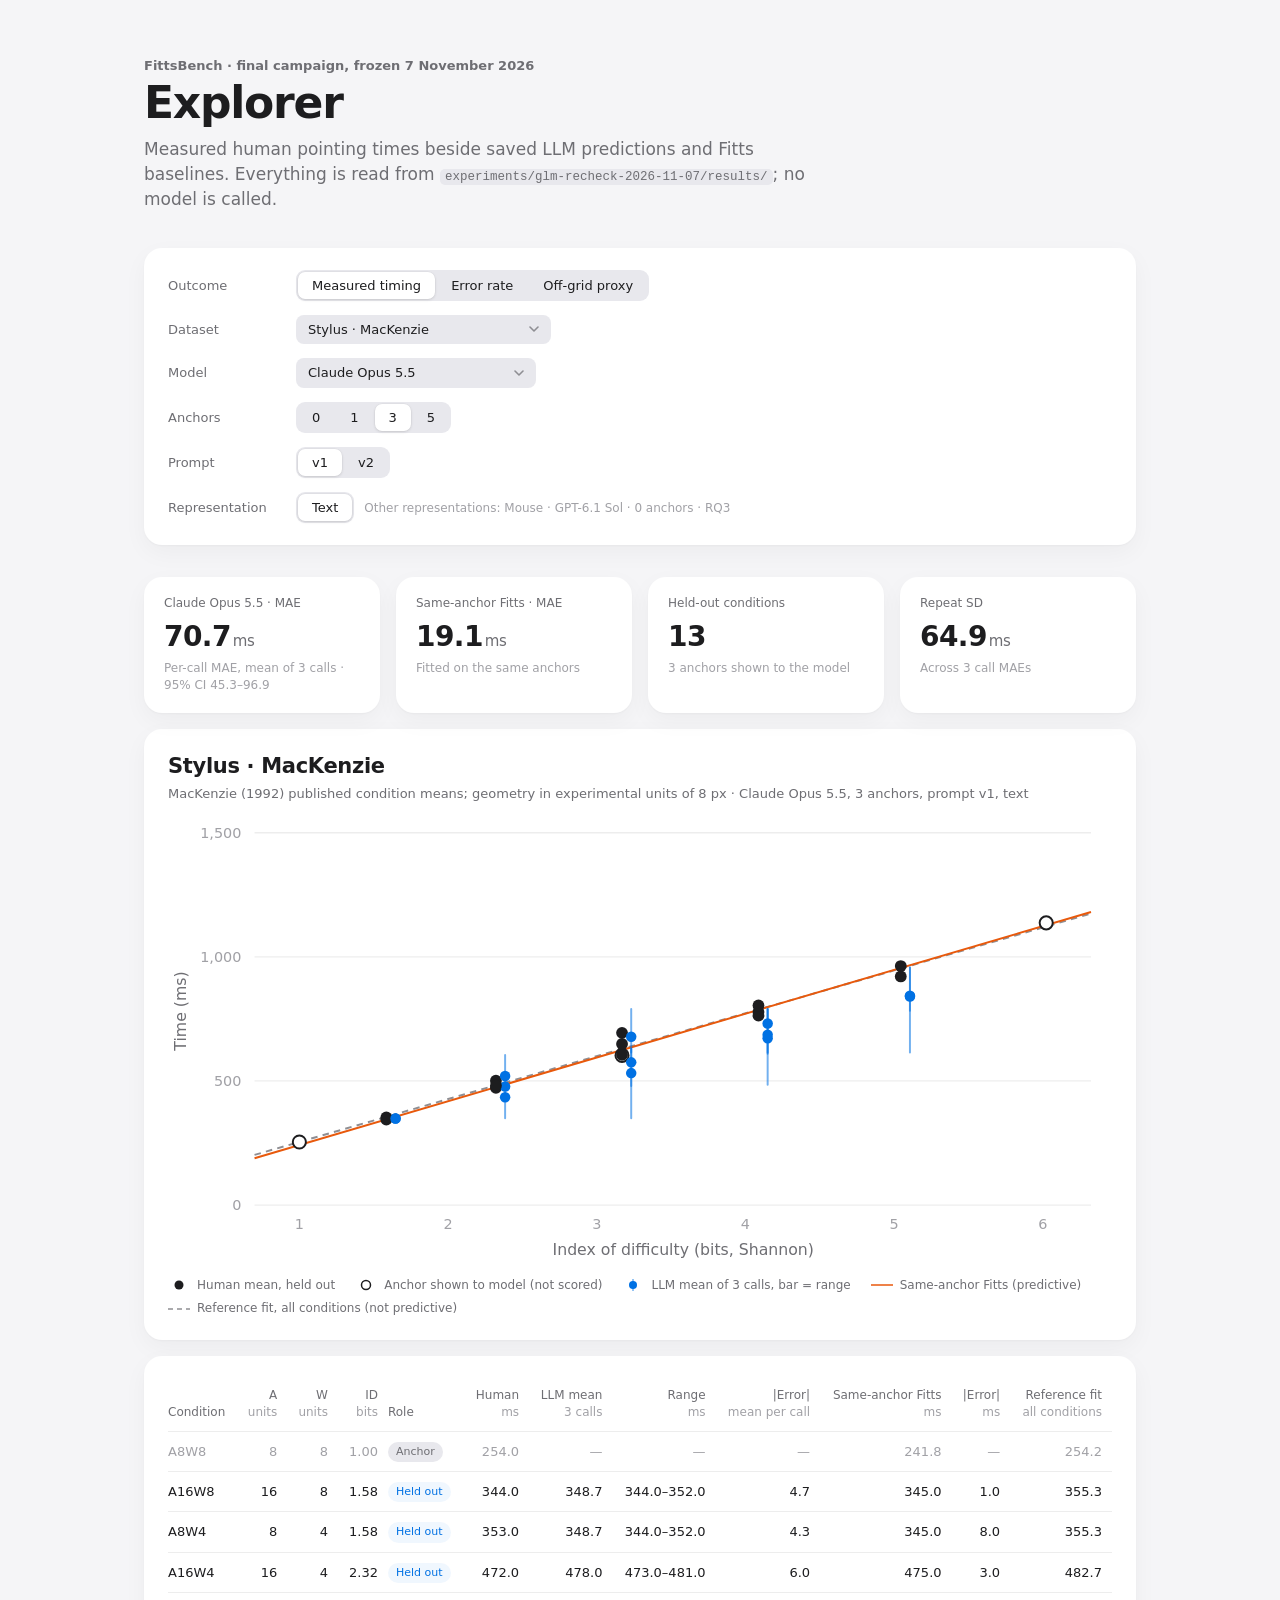
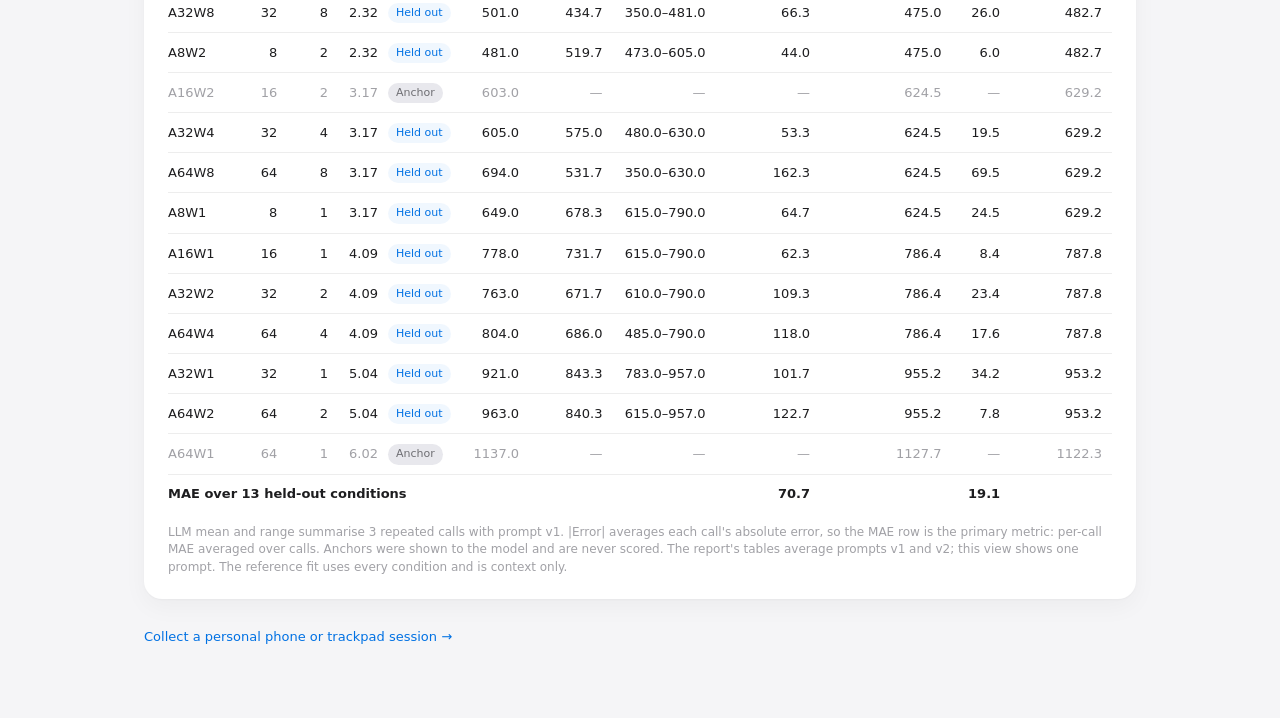
<file: projects/fittsbench/index.html>
<!doctype html>
<html lang="en">
<meta charset="utf-8">
<meta name="viewport" content="width=device-width, initial-scale=1">
<title>FittsBench Explorer</title>
<style>
  :root {
    color-scheme: light dark;
    --bg: #f5f5f7; --card: #fff; --ink: #1d1d1f; --dim: #6e6e73; --faint: #a1a1a6;
    --line: rgba(0,0,0,.07); --seg: #e8e8ed; --seg-on: #fff;
    --blue: #0071e3; --orange: #e8590c; --grey: #8e8e93;
    --tint: rgba(0,113,227,.06); --warn: rgba(232,89,12,.08);
    --shadow: 0 1px 2px rgba(0,0,0,.03), 0 8px 24px rgba(0,0,0,.04);
  }
  @media (prefers-color-scheme: dark) {
    :root {
      --bg: #000; --card: #1c1c1e; --ink: #f5f5f7; --dim: #a1a1a6; --faint: #6e6e73;
      --line: rgba(255,255,255,.08); --seg: #2c2c2e; --seg-on: #636366;
      --blue: #2997ff; --orange: #ff9f0a; --grey: #8e8e93;
      --tint: rgba(41,151,255,.1); --warn: rgba(255,159,10,.1); --shadow: none;
    }
  }
  * { box-sizing: border-box; }
  body { margin: 0; background: var(--bg); color: var(--ink);
         font: 15px/1.47 -apple-system, BlinkMacSystemFont, "SF Pro Text", "Helvetica Neue", system-ui, sans-serif;
         -webkit-font-smoothing: antialiased; }
  main { max-width: 1040px; margin: 0 auto; padding: 56px 24px 72px; }
  a { color: var(--blue); text-decoration: none; }
  a:hover { text-decoration: underline; }
  code { font: 12.5px ui-monospace, "SF Mono", Menlo, monospace; background: var(--seg); padding: 1px 5px; border-radius: 5px; }
  .eyebrow { margin: 0; font-size: 13px; font-weight: 600; color: var(--dim); }
  h1 { margin: 4px 0 10px; font-size: 44px; line-height: 1.08; font-weight: 700; letter-spacing: -.028em; }
  .lede { margin: 0 0 36px; max-width: 64ch; font-size: 17px; color: var(--dim); }
  .card { background: var(--card); border-radius: 18px; padding: 22px 24px; box-shadow: var(--shadow); margin: 0 0 16px; }
  [hidden] { display: none !important; }

  /* Controls */
  .controls { display: grid; grid-template-columns: 112px 1fr; gap: 14px 16px; align-items: center; }
  .controls .lbl { font-size: 13px; color: var(--dim); }
  .controls .hint { margin-left: 10px; font-size: 12px; color: var(--faint); }
  .seg { display: inline-flex; flex-wrap: wrap; gap: 2px; padding: 2px; border-radius: 9px; background: var(--seg); }
  .seg button { appearance: none; border: 0; background: transparent; color: var(--ink); cursor: pointer;
                font-family: inherit; font-size: 13px; font-weight: 500; line-height: 1; padding: 7px 14px; border-radius: 7px;
                transition: background-color .2s ease, box-shadow .2s ease; }
  .seg button[aria-pressed="true"] { background: var(--seg-on); box-shadow: 0 1px 3px rgba(0,0,0,.12), 0 0 0 .5px rgba(0,0,0,.04); }
  .seg button:disabled { cursor: default; }
  select { appearance: none; -webkit-appearance: none; font-family: inherit; font-size: 13px; font-weight: 500; line-height: 1.2; color: var(--ink);
           border: 0; border-radius: 8px; padding: 7px 32px 7px 12px; min-width: 240px; max-width: 100%; cursor: pointer;
           background: var(--seg) url("data:image/svg+xml,%3Csvg xmlns='http://www.w3.org/2000/svg' width='10' height='6'%3E%3Cpath d='M1 1l4 4 4-4' fill='none' stroke='%238e8e93' stroke-width='1.6' stroke-linecap='round' stroke-linejoin='round'/%3E%3C/svg%3E") no-repeat right 12px center; }
  :focus-visible { outline: 2px solid var(--blue); outline-offset: 2px; }

  /* Status and notes */
  .state { display: flex; gap: 12px; align-items: center; color: var(--dim); }
  .state h2 { margin: 0 0 4px; font-size: 17px; font-weight: 600; color: var(--ink); }
  .state p { margin: 4px 0; }
  .error { background: var(--warn); box-shadow: none; }
  .spinner { width: 16px; height: 16px; border-radius: 50%; border: 2px solid var(--line); border-top-color: var(--dim);
             animation: spin .8s linear infinite; flex: none; }
  @keyframes spin { to { transform: rotate(360deg); } }
  .notes { display: grid; gap: 8px; margin: 0 0 16px; }
  .note { margin: 0; padding: 11px 16px; border-radius: 12px; background: var(--tint); font-size: 13px; color: var(--dim); }
  .note strong { color: var(--ink); font-weight: 600; }

  /* Stats */
  .stats { display: grid; grid-template-columns: repeat(4, 1fr); gap: 16px; margin: 0 0 16px; }
  .stat { margin: 0; padding: 18px 20px; }
  .stat .k { font-size: 12px; font-weight: 500; color: var(--dim); }
  .stat .v { margin: 4px 0 2px; font-size: 28px; font-weight: 600; letter-spacing: -.02em; font-variant-numeric: tabular-nums; }
  .stat .v small { font-size: 15px; font-weight: 500; color: var(--dim); margin-left: 2px; }
  .stat .v.na { color: var(--faint); }
  .stat .s { font-size: 12px; color: var(--faint); }

  /* Chart */
  .head h2 { margin: 0; font-size: 21px; font-weight: 600; letter-spacing: -.015em; }
  .head p { margin: 2px 0 14px; font-size: 13px; color: var(--dim); }
  svg { display: block; width: 100%; height: auto; overflow: visible; }
  .grid line { stroke: var(--line); }
  .tick { fill: var(--faint); font-size: 11px; font-variant-numeric: tabular-nums; }
  .axis-label { fill: var(--dim); font-size: 12px; }
  .legend { display: flex; flex-wrap: wrap; gap: 6px 20px; margin: 14px 0 0; padding: 0; list-style: none; font-size: 12px; color: var(--dim); }
  .legend li { display: inline-flex; align-items: center; gap: 7px; }
  .legend svg { width: 22px; height: 12px; }
  .empty { padding: 48px 0; text-align: center; color: var(--dim); }

  /* Table */
  .wrap { overflow-x: auto; margin: 0 -24px; padding: 0 24px; }
  table { border-collapse: collapse; width: 100%; font-size: 13px; font-variant-numeric: tabular-nums; }
  th, td { padding: 9px 10px; text-align: right; white-space: nowrap; border-bottom: 1px solid var(--line); }
  th:first-child, td:first-child, th.l, td.l { text-align: left; padding-left: 0; }
  th { font-weight: 500; font-size: 12px; color: var(--dim); vertical-align: bottom; }
  th span { display: block; font-weight: 400; color: var(--faint); }
  tr.anchor td { color: var(--faint); }
  tfoot td { border-bottom: 0; font-weight: 600; }
  .pill { display: inline-block; padding: 2px 8px; border-radius: 999px; font-size: 11px; font-weight: 500; background: var(--seg); color: var(--dim); }
  .pill.held { background: var(--tint); color: var(--blue); }
  .foot { margin: 12px 0 0; font-size: 12px; color: var(--faint); }
  footer { margin-top: 28px; font-size: 13px; color: var(--dim); }

  @media (max-width: 720px) {
    main { padding: 32px 16px 56px; }
    h1 { font-size: 34px; }
    .controls { grid-template-columns: 1fr; gap: 6px; }
    .controls .lbl { margin-top: 8px; }
    .stats { grid-template-columns: repeat(2, 1fr); gap: 12px; }
    .card { padding: 18px 16px; }
    .wrap { margin: 0 -16px; padding: 0 16px; }
    select { min-width: 0; width: 100%; }
    #plot { overflow-x: auto; margin: 0 -16px; padding: 0 16px; }
    #plot svg { min-width: 560px; }
  }
  @media (prefers-reduced-motion: reduce) { * { transition: none !important; animation: none !important; } }
</style>

<main>
  <header>
    <p class="eyebrow">FittsBench · final campaign, frozen 7 November 2026</p>
    <h1>Explorer</h1>
    <p class="lede">Measured human pointing times beside saved LLM predictions and Fitts baselines. Everything is read
      from <code>experiments/glm-recheck-2026-11-07/results/</code>; no model is called.</p>
  </header>

  <div id="status" role="status" aria-live="polite"></div>

  <section id="controls" class="card controls" aria-label="Selection" hidden></section>
  <div id="notes" class="notes"></div>
  <section id="stats" class="stats" aria-label="Summary"></section>
  <section id="chart" class="card" hidden>
    <div id="head" class="head"></div>
    <div id="plot"></div>
    <ul id="legend" class="legend"></ul>
  </section>
  <section id="detail" class="card" hidden>
    <div class="wrap"><table id="table"></table></div>
    <p id="foot" class="foot"></p>
  </section>

  <footer><a href="tapping.html">Collect a personal phone or trackpad session →</a></footer>
</main>

<script>
// Deployment copy; results are bundled beside this page.
const BASE = "./results/";
const SCHEMA = {
  "predictions.csv": ["cell_id", "dataset", "model", "task", "n_anchors", "prompt_version", "representation",
                      "anchor_cond_ids", "repeat", "cond_id", "distance", "width", "geom_units", "id_shannon",
                      "truth", "pred", "parse_status"],
  "conditions.csv": ["dataset", "cond_id", "distance", "width", "geom_units", "id_shannon", "time_ms", "err_rate"],
  "table1_dataset_validation.csv": ["dataset", "id_formulation", "a", "b"],
  "table3_rq2_calibration.csv": ["dataset", "model", "task", "n_anchors", "prompt_version", "representation",
                                 "primary_mae", "ci_lo", "ci_hi", "same_anchor_fits_mae",
                                 "same_anchor_fitts_a", "same_anchor_fitts_b"],
};

const DATASETS = {
  mackenzie: ["Published", "Stylus · MacKenzie", "MacKenzie (1992) published condition means; geometry in experimental units of 8 px"],
  pdd: ["Published", "Mouse · Pointing Dynamics", "12 participants, 7,732 trajectories; click-to-click interval"],
  collected_phone_including: ["Collected", "Phone · all sessions", "8 participant codes, 720 recorded taps including misses"],
  collected_phone_excluding: ["Collected", "Phone · exclusion variant", "Same phone measurements as “all sessions”; LLM calls generated separately"],
  collected_trackpad_including: ["Collected", "Trackpad · including P-1GJN7I", "9 participant codes, 810 recorded taps including misses"],
  collected_trackpad_excluding: ["Collected", "Trackpad · excluding P-1GJN7I", "8 participant codes, 720 recorded taps; high-miss session removed"],
};
const MODELS = {
  "anthropic/claude-opus-5.5": "Claude Opus 5.5", "openai/gpt-6.1-sol": "GPT-6.1 Sol",
  "google/gemini-4-argon": "Gemini 4 Argon", "deepseek/deepseek-v4.1-flash-1017": "DeepSeek V4.1 Flash 1017",
  "moonshotai/kimi-k3.1-pro": "Kimi K3.1 Pro", "z-ai/glm-5.3-flash": "GLM 5.3 Flash",
};
const PROMPTS = { v1: "v1", v2: "v2", "rq3-v1": "RQ3", "offgrid-v1": "Off-grid" };
const REPRESENTATIONS = { text: "Text", structured: "Structured", natural_language: "Natural language",
                          rendered_interface: "Rendered interface", offgrid: "Off-grid text" };
// Error rates and off-grid fit proxies are different outcomes from measured
// timing, so each gets its own mode instead of sharing one filtered list.
const OUTCOMES = {
  timing: { label: "Measured timing", test: r => r.task === "time" && r.representation !== "offgrid" },
  error: { label: "Error rate", test: r => r.task === "error" },
  offgrid: { label: "Off-grid proxy", test: r => r.task === "time" && r.representation === "offgrid" },
};
const KEYS = ["dataset", "model", "n_anchors", "prompt_version", "representation"];
const ORDER = { dataset: Object.keys(DATASETS), model: Object.keys(MODELS), n_anchors: ["0", "1", "3", "5"],
                prompt_version: Object.keys(PROMPTS), representation: Object.keys(REPRESENTATIONS) };
const PREFER = { dataset: "mackenzie", model: "anthropic/claude-opus-5.5", n_anchors: "3",
                 prompt_version: "v1", representation: "text" };
const LABEL = {
  dataset: v => DATASETS[v]?.[1] ?? v, model: v => MODELS[v] ?? v, n_anchors: v => v,
  prompt_version: v => PROMPTS[v] ?? v, representation: v => REPRESENTATIONS[v] ?? v,
};

const S = { preds: [], conds: [], fits: [], calibration: [], sel: { outcome: "timing" } };
const $ = id => document.getElementById(id);
const num = v => (v === "" || v == null ? NaN : Number(v));
const mean = a => a.length ? a.reduce((x, y) => x + y, 0) / a.length : NaN;
const esc = s => String(s).replace(/[&<>"]/g, c => ({ "&": "&amp;", "<": "&lt;", ">": "&gt;", '"': "&quot;" })[c]);
const groupBy = (rows, key) => rows.reduce((m, r) => m.set(key(r), [...(m.get(key(r)) || []), r]), new Map());

// Machine-written CSV with no embedded newlines; quoted commas are handled.
function parseCSV(text) {
  const lines = text.replace(/\r/g, "").trim().split("\n");
  const head = splitRow(lines[0]);
  return lines.slice(1).map(l => Object.fromEntries(splitRow(l).map((v, i) => [head[i], v])));
}
function splitRow(line) {
  const out = []; let cur = "", q = false;
  for (const ch of line) {
    if (ch === '"') q = !q;
    else if (ch === "," && !q) { out.push(cur); cur = ""; }
    else cur += ch;
  }
  out.push(cur); return out;
}

async function load(name) {
  try {
    const r = await fetch(BASE + name);
    if (!r.ok) return { name, error: `HTTP ${r.status}` };
    const rows = parseCSV(await r.text());
    const missing = SCHEMA[name].filter(c => !(rows[0] && c in rows[0]));
    return missing.length ? { name, error: `unexpected schema, missing ${missing.join(", ")}` } : { name, rows };
  } catch (e) {
    return { name, error: globalThis.location?.protocol === "file:"
      ? "the browser blocks requests from file:// pages" : String(e?.message || e) };
  }
}

// Each control only offers values that exist given the choices above it, so
// no combination can select an empty or mixed slice of the results.
function cascade() {
  let rows = S.preds.filter(OUTCOMES[S.sel.outcome].test);
  const options = {};
  for (const key of KEYS) {
    const present = new Set(rows.map(r => r[key]));
    options[key] = [...ORDER[key].filter(v => present.has(v)), ...[...present].filter(v => !ORDER[key].includes(v)).sort()];
    if (!present.has(S.sel[key])) S.sel[key] = present.has(PREFER[key]) ? PREFER[key] : options[key][0];
    rows = rows.filter(r => r[key] === S.sel[key]);
  }
  return { options, rows };
}

function compute(rows) {
  const { outcome, dataset, model, n_anchors, prompt_version, representation } = S.sel;
  const scale = outcome === "error" ? 100 : 1;
  const anchors = new Set((rows[0]?.anchor_cond_ids || "").split(";").filter(Boolean));
  const calls = [...groupBy(rows, r => r.cell_id).values()];
  // Primary metric: absolute error averaged within each call, then across calls.
  const callMAE = calls.map(c => mean(c.map(r => Math.abs(num(r.pred) - num(r.truth)) * scale)));

  const fullFit = outcome === "timing"
    ? S.fits.find(f => f.dataset === dataset && f.id_formulation.startsWith("Shannon")) : null;
  const cal = outcome === "timing" ? S.calibration.find(r => r.task === "time" && r.dataset === dataset &&
    r.model === model && r.n_anchors === n_anchors && r.prompt_version === prompt_version &&
    r.representation === representation) : null;
  // A two-parameter line is only fitted from three or more anchors.
  const same = cal && Number(n_anchors) >= 3 && Number.isFinite(num(cal.same_anchor_fitts_b))
    ? { a: num(cal.same_anchor_fitts_a), b: num(cal.same_anchor_fitts_b) } : null;
  const line = f => f && (x => f.a + f.b * x);
  const ref = line(fullFit && { a: num(fullFit.a), b: num(fullFit.b) }), sa = line(same);

  const points = [...groupBy(rows, r => r.cond_id).values()].map(rs => {
    const r = rs[0], preds = rs.map(p => num(p.pred) * scale), truth = num(r.truth) * scale;
    const x = num(r.id_shannon);
    return { id: r.cond_id, role: "heldout", distance: num(r.distance), width: num(r.width), units: r.geom_units, x,
             truth, pred: mean(preds), lo: Math.min(...preds), hi: Math.max(...preds), n: preds.length,
             err: mean(preds.map(p => Math.abs(p - truth))),
             ref: ref ? ref(x) : NaN, same: sa ? sa(x) : NaN, sameErr: sa ? Math.abs(sa(x) - truth) : NaN };
  });
  for (const c of S.conds) if (c.dataset === dataset && anchors.has(c.cond_id)) {
    const x = num(c.id_shannon);
    points.push({ id: c.cond_id, role: "anchor", distance: num(c.distance), width: num(c.width), units: c.geom_units,
                  x, truth: num(c.time_ms), pred: NaN, lo: NaN, hi: NaN, err: NaN,
                  ref: ref ? ref(x) : NaN, same: sa ? sa(x) : NaN, sameErr: NaN });
  }
  points.sort((p, q) => p.x - q.x || p.id.localeCompare(q.id));
  const held = points.filter(p => p.role === "heldout");
  return { points, held, anchors: points.filter(p => p.role === "anchor"), calls: calls.length,
           unit: outcome === "error" ? "%" : "ms", primary: mean(callMAE),
           repeatSD: callMAE.length > 1 ? Math.sqrt(callMAE.reduce((s, v) => s + (v - mean(callMAE)) ** 2, 0) / (callMAE.length - 1)) : NaN,
           ci: cal ? [num(cal.ci_lo), num(cal.ci_hi)] : [NaN, NaN],
           ref, sa, sameMAE: sa ? mean(held.map(p => p.sameErr)) : NaN, archivedSameMAE: cal ? num(cal.same_anchor_fits_mae) : NaN,
           archivedPrimary: cal ? num(cal.primary_mae) : NaN };
}

const fmt = (v, d = 1) => Number.isFinite(v) ? v.toFixed(d) : "—";
const geo = v => Number.isFinite(v) ? String(+v.toFixed(2)) : "—";

function renderControls(options) {
  const seg = (key, values, label) => `<div class="seg" role="group" aria-label="${esc(key)}">${values.map(v =>
    `<button type="button" data-key="${key}" data-value="${esc(v)}" aria-pressed="${S.sel[key] === v}"
      ${values.length === 1 ? "disabled" : ""}>${esc(label(v))}</button>`).join("")}</div>`;
  const groups = groupBy(options.dataset, v => DATASETS[v]?.[0] ?? "Other");
  const datasetSelect = `<select data-key="dataset" aria-label="Dataset">${[...groups].map(([g, vs]) =>
    `<optgroup label="${g}">${vs.map(v => `<option value="${esc(v)}" ${S.sel.dataset === v ? "selected" : ""}>${esc(LABEL.dataset(v))}</option>`).join("")}</optgroup>`).join("")}</select>`;
  const modelSelect = `<select data-key="model" aria-label="Model" ${options.model.length === 1 ? "disabled" : ""}>${options.model.map(v =>
    `<option value="${esc(v)}" ${S.sel.model === v ? "selected" : ""}>${esc(LABEL.model(v))}</option>`).join("")}</select>`;
  const rq3Hint = S.sel.outcome === "timing" && options.representation.length === 1
    ? `<span class="hint">Other representations: Mouse · GPT-6.1 Sol · 0 anchors · RQ3</span>` : "";
  $("controls").innerHTML = `
    <span class="lbl">Outcome</span><div>${seg("outcome", Object.keys(OUTCOMES), v => OUTCOMES[v].label)}</div>
    <span class="lbl">Dataset</span><div>${datasetSelect}</div>
    <span class="lbl">Model</span><div>${modelSelect}</div>
    <span class="lbl">Anchors</span><div>${seg("n_anchors", options.n_anchors, LABEL.n_anchors)}</div>
    <span class="lbl">Prompt</span><div>${seg("prompt_version", options.prompt_version, LABEL.prompt_version)}</div>
    <span class="lbl">Representation</span><div>${seg("representation", options.representation, LABEL.representation)}${rq3Hint}</div>`;
}

function renderNotes(v) {
  const { outcome, dataset, n_anchors, prompt_version } = S.sel, k = Number(n_anchors), notes = [];
  if (outcome === "error") notes.push("<strong>Error rate is a separate outcome.</strong> Observed MacKenzie error percentages, predicted by GPT-6.1 Sol only. The Wobbrock baseline is in <code>table6_error_rate.csv</code>.");
  if (outcome === "offgrid") notes.push("<strong>Not human measurements.</strong> Off-grid references are values of fitted human-data Fitts lines. Scores show agreement with a parametric proxy, not generalisation to people.");
  if (prompt_version === "rq3-v1") notes.push("<strong>Representation experiment (RQ3).</strong> GPT-6.1 Sol only, eight PDD conditions, zero anchors.");
  if (dataset === "collected_phone_excluding") notes.push("<strong>Identical phone measurements.</strong> The exclusion only removes a trackpad session. Differences from “all sessions” come from separately generated LLM calls.");
  if (dataset.startsWith("collected_trackpad")) notes.push("<strong>Sensitivity variant.</strong> P-1GJN7I has a 42.2% miss rate. Both variants are kept and never pooled.");
  if (outcome === "timing" && k < 3) notes.push(`<strong>No same-anchor Fitts baseline at ${k} anchor${k === 1 ? "" : "s"}.</strong> Its two parameters need at least three measured conditions. The dashed line is a reference fitted to all conditions, including the held-out ones.`);
  if (dataset.startsWith("collected") && k === 5) notes.push("<strong>One held-out condition.</strong> With five anchors only a single geometry is scored.");
  $("notes").innerHTML = notes.map(n => `<p class="note">${n}</p>`).join("");
}

function renderStats(v) {
  const k = Number(S.sel.n_anchors), u = v.unit === "%" ? "pp" : "ms";
  const tile = (key, val, unit, sub, d = 1) => `<div class="card stat"><div class="k">${key}</div>
    <div class="v ${Number.isFinite(val) ? "" : "na"}">${fmt(val, d)}${Number.isFinite(val) && unit ? `<small>${unit}</small>` : ""}</div>
    <div class="s">${sub}</div></div>`;
  const ci = Number.isFinite(v.ci[0]) ? ` · 95% CI ${fmt(v.ci[0])}–${fmt(v.ci[1])}` : "";
  const sameSub = S.sel.outcome !== "timing" ? "Timing outcome only"
    : k < 3 ? "Needs at least 3 anchors" : "Fitted on the same anchors";
  $("stats").innerHTML =
    tile(`${LABEL.model(S.sel.model)} · MAE`, v.primary, u, `Per-call MAE, mean of ${v.calls} calls${ci}`) +
    tile("Same-anchor Fitts · MAE", v.sameMAE, u, sameSub) +
    tile("Held-out conditions", v.held.length, "", `${v.anchors.length} anchor${v.anchors.length === 1 ? "" : "s"} shown to the model`, 0) +
    tile("Repeat SD", v.repeatSD, u, `Across ${v.calls} call MAEs`);
}

function renderChart(v) {
  const truthName = S.sel.outcome === "offgrid" ? "Fit proxy" : "Human mean";
  const { outcome, prompt_version } = S.sel;
  $("head").innerHTML = `<h2>${esc(LABEL.dataset(S.sel.dataset))}</h2>
    <p>${esc(DATASETS[S.sel.dataset]?.[2] ?? "")} · ${esc(LABEL.model(S.sel.model))}, ${S.sel.n_anchors} anchors,
    prompt ${esc(LABEL.prompt_version(prompt_version))}, ${esc(LABEL.representation(S.sel.representation).toLowerCase())}</p>`;
  if (!v.points.length) {
    $("plot").innerHTML = `<p class="empty">No predictions match this selection.</p>`;
    $("legend").innerHTML = ""; return;
  }
  const W = 720, H = 340, L = 66, R = 16, T = 12, B = 44;
  const xs = v.points.map(p => p.x), x0 = Math.min(...xs), x1 = Math.max(...xs), pad = (x1 - x0 || 1) * .06;
  const ys = v.points.flatMap(p => [p.truth, p.lo, p.hi, p.ref, p.same]).filter(Number.isFinite);
  const yStep = niceStep(Math.max(...ys) / 4), yMax = Math.ceil(Math.max(...ys) * 1.04 / yStep) * yStep;
  const sx = x => L + (x - x0 + pad) / (x1 - x0 + 2 * pad) * (W - L - R);
  const sy = y => H - B - y / yMax * (H - B - T);
  const yt = Array.from({ length: Math.round(yMax / yStep) + 1 }, (_, i) => i * yStep);
  const xt = ticks(x0, x1);
  const seg = (f, dash, color) => f ? `<line x1="${sx(x0 - pad)}" y1="${sy(f(x0 - pad))}" x2="${sx(x1 + pad)}" y2="${sy(f(x1 + pad))}"
      stroke="${color}" stroke-width="1.5" ${dash ? `stroke-dasharray="${dash}"` : ""}/>` : "";
  const tip = p => `<title>${esc(p.id)} · ${truthName.toLowerCase()} ${fmt(p.truth)} ${v.unit}${p.role === "anchor" ? " · anchor shown to model"
      : ` · LLM mean ${fmt(p.pred)} (${fmt(p.lo)}–${fmt(p.hi)}) ${v.unit}`}</title>`;
  const marks = v.points.map(p => {
    const cx = sx(p.x);
    if (p.role === "anchor") return `<circle cx="${cx}" cy="${sy(p.truth)}" r="5" fill="var(--card)" stroke="var(--ink)" stroke-width="1.5">${tip(p)}</circle>`;
    const human = outcome === "offgrid"
      ? `<rect x="${cx - 4}" y="${sy(p.truth) - 4}" width="8" height="8" fill="none" stroke="var(--grey)" stroke-width="1.5"/>`
      : `<circle cx="${cx}" cy="${sy(p.truth)}" r="4.5" fill="var(--ink)"/>`;
    return `<g>${tip(p)}${human}
      <line x1="${cx + 7}" x2="${cx + 7}" y1="${sy(p.lo)}" y2="${sy(p.hi)}" stroke="var(--blue)" stroke-width="1.5" stroke-linecap="round" opacity=".55"/>
      <circle cx="${cx + 7}" cy="${sy(p.pred)}" r="4" fill="var(--blue)"/></g>`;
  }).join("");
  $("plot").innerHTML = `<svg viewBox="0 0 ${W} ${H}" role="img" aria-label="${esc(truthName)} and LLM predictions against index of difficulty">
    <g class="grid">${yt.map(y => `<line x1="${L}" x2="${W - R}" y1="${sy(y)}" y2="${sy(y)}"/>`).join("")}</g>
    ${yt.map(y => `<text class="tick" x="${L - 10}" y="${sy(y) + 4}" text-anchor="end">${fmtTick(y)}</text>`).join("")}
    ${xt.map(x => `<text class="tick" x="${sx(x)}" y="${H - B + 18}" text-anchor="middle">${x}</text>`).join("")}
    <text class="axis-label" x="${(W + L) / 2}" y="${H - 6}" text-anchor="middle">Index of difficulty (bits, Shannon)</text>
    <text class="axis-label" x="14" y="${(H - B) / 2}" text-anchor="middle" transform="rotate(-90 14 ${(H - B) / 2})">${outcome === "error" ? "Error rate (%)" : "Time (ms)"}</text>
    ${seg(v.ref, "5 4", "var(--grey)")}${seg(v.sa, "", "var(--orange)")}${marks}</svg>`;

  const key = (svg, text) => `<li><svg viewBox="0 0 22 12" aria-hidden="true">${svg}</svg>${text}</li>`;
  $("legend").innerHTML = [
    outcome === "offgrid" ? key(`<rect x="7" y="2" width="8" height="8" fill="none" stroke="var(--grey)" stroke-width="1.5"/>`, "Fit proxy (not measured)")
      : key(`<circle cx="11" cy="6" r="4.5" fill="var(--ink)"/>`, "Human mean, held out"),
    v.anchors.length ? key(`<circle cx="11" cy="6" r="4.5" fill="none" stroke="var(--ink)" stroke-width="1.5"/>`, "Anchor shown to model (not scored)") : "",
    key(`<line x1="11" x2="11" y1="0" y2="12" stroke="var(--blue)" stroke-width="1.5" opacity=".55"/><circle cx="11" cy="6" r="4" fill="var(--blue)"/>`, `LLM mean of ${v.calls} calls, bar = range`),
    v.sa ? key(`<line x1="0" x2="22" y1="6" y2="6" stroke="var(--orange)" stroke-width="1.5"/>`, "Same-anchor Fitts (predictive)") : "",
    v.ref ? key(`<line x1="0" x2="22" y1="6" y2="6" stroke="var(--grey)" stroke-width="1.5" stroke-dasharray="5 4"/>`, "Reference fit, all conditions (not predictive)") : "",
  ].join("");
}

function renderTable(v) {
  const timing = S.sel.outcome === "timing", u = v.unit, units = v.points[0]?.units === "mm" ? "mm" : "units";
  const truthName = S.sel.outcome === "offgrid" ? "Fit proxy" : S.sel.outcome === "error" ? "Observed" : "Human";
  const h = (t, s) => `<th>${t}${s ? `<span>${s}</span>` : ""}</th>`;
  $("table").innerHTML = `<thead><tr><th class="l">Condition</th>${h("A", units)}${h("W", units)}${h("ID", "bits")}<th class="l">Role</th>
      ${h(truthName, u)}${h("LLM mean", `${v.calls} calls`)}${h("Range", u)}${h("|Error|", "mean per call")}
      ${timing ? h("Same-anchor Fitts", u) + h("|Error|", u) + h("Reference fit", "all conditions") : ""}</tr></thead>
    <tbody>${v.points.map(p => `<tr class="${p.role}"><td>${esc(p.id)}</td><td>${geo(p.distance)}</td><td>${geo(p.width)}</td>
      <td>${fmt(p.x, 2)}</td><td class="l"><span class="pill ${p.role === "heldout" ? "held" : ""}">${p.role === "heldout" ? "Held out" : "Anchor"}</span></td>
      <td>${fmt(p.truth)}</td><td>${fmt(p.pred)}</td><td>${p.role === "heldout" ? `${fmt(p.lo)}–${fmt(p.hi)}` : "—"}</td><td>${fmt(p.err)}</td>
      ${timing ? `<td>${fmt(p.same)}</td><td>${fmt(p.sameErr)}</td><td>${fmt(p.ref)}</td>` : ""}</tr>`).join("")}</tbody>
    <tfoot><tr><td colspan="8">MAE over ${v.held.length} held-out condition${v.held.length === 1 ? "" : "s"}</td>
      <td>${fmt(v.primary)}</td>${timing ? `<td></td><td>${fmt(v.sameMAE)}</td><td></td>` : ""}</tr></tfoot>`;
  $("foot").textContent = `LLM mean and range summarise ${v.calls} repeated calls with prompt ${LABEL.prompt_version(S.sel.prompt_version)}. ` +
    `|Error| averages each call's absolute error, so the MAE row is the primary metric: per-call MAE averaged over calls. ` +
    `Anchors were shown to the model and are never scored. The report's tables average prompts v1 and v2; this view shows one prompt.` + (timing ? " The reference fit uses every condition and is context only." : "");
}

function niceStep(v) {
  const p = 10 ** Math.floor(Math.log10(v)), m = v / p;
  return (m <= 1 ? 1 : m <= 2 ? 2 : m <= 2.5 ? 2.5 : m <= 5 ? 5 : 10) * p;
}
function ticks(a, b) {
  const step = b - a > 4 ? 1 : b - a > 2 ? .5 : .25, out = [];
  for (let t = Math.ceil(a / step) * step; t <= b + 1e-9; t += step) out.push(+t.toFixed(2));
  return out;
}
const fmtTick = y => y >= 1000 ? y.toLocaleString("en-US") : +y.toFixed(2);

function render() {
  const { options, rows } = cascade();
  renderControls(options);
  const v = compute(rows);
  renderNotes(v); renderStats(v); renderChart(v); renderTable(v);
  return v;
}

function choose(key, value) {
  S.sel[key] = value;
  return render();
}

function setStatus(html, kind = "") {
  $("status").innerHTML = html ? `<div class="card state ${kind}">${html}</div>` : "";
}

async function init() {
  setStatus(`<span class="spinner" aria-hidden="true"></span>Loading final-campaign results…`);
  const results = await Promise.all(Object.keys(SCHEMA).map(load));
  const failed = results.filter(r => r.error);
  if (failed.length) {
    setStatus(`<div><h2>Results could not be loaded</h2>
      ${failed.map(f => `<p><code>${esc(BASE + f.name)}</code>: ${esc(f.error)}</p>`).join("")}
      <p>Serve the repository root, then open the explorer from that server:</p>
      <p><code>python3 -m http.server 8000</code> → <a href="http://localhost:8000/benchmark/web/">http://localhost:8000/benchmark/web/</a></p></div>`, "error");
    return false;
  }
  const [preds, conds, fits, calibration] = results.map(r => r.rows);
  Object.assign(S, { preds: preds.filter(r => r.parse_status === "ok"), conds, fits, calibration });
  setStatus("");
  for (const id of ["controls", "chart", "detail"]) $(id).hidden = false;
  $("controls").addEventListener("click", e => {
    const b = e.target.closest?.("button[data-key]");
    if (b && b.getAttribute("aria-pressed") !== "true") choose(b.dataset.key, b.dataset.value);
  });
  $("controls").addEventListener("change", e => { if (e.target.dataset?.key) choose(e.target.dataset.key, e.target.value); });
  render();
  return true;
}

const ready = init();
</script>
</html>
</file>
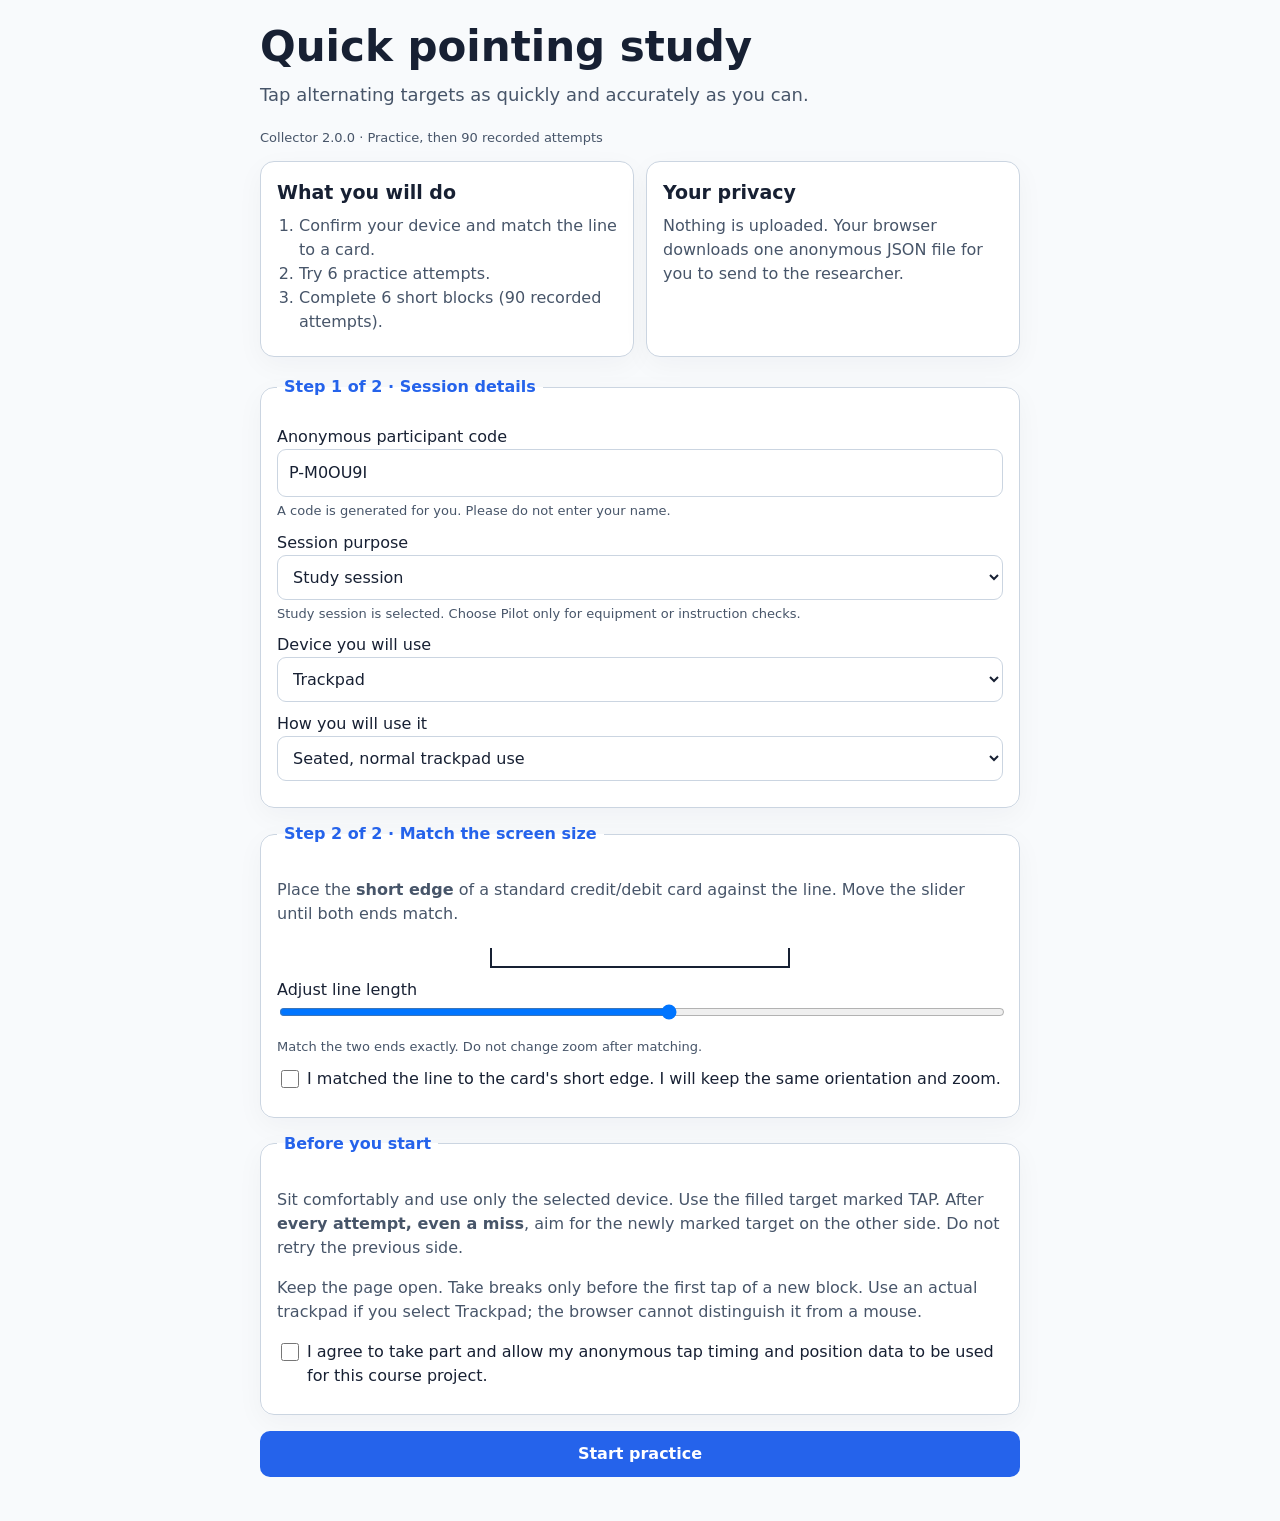
<file: projects/fittsbench/tapping.html>
<!doctype html>
<html lang="en">
<meta charset="utf-8">
<meta name="viewport" content="width=device-width,initial-scale=1">
<title>FittsBench Tapping Study</title>
<style>
  :root { color-scheme:light dark; --page:#f8fafc; --panel:#fff; --ink:#172033;
          --muted:#475569; --line:#cbd5e1; --soft:#eff6ff; --accent:#2563eb;
          --accent-dark:#1d4ed8; --link:#2563eb; --target:#dbeafe; --active:#2563eb; --miss:#dc2626; }
  @media (prefers-color-scheme:dark) {
    :root { --page:#0f172a; --panel:#172033; --ink:#f8fafc; --muted:#cbd5e1;
            --line:#475569; --soft:#1e293b; --target:#1e3a5f; --active:#60a5fa; --link:#93c5fd; }
  }
  * { box-sizing:border-box; }
  body { margin:0; padding:20px; background:var(--page); font:16px/1.5 system-ui,sans-serif;
         color:var(--ink); overscroll-behavior:none; }
  main { max-width:760px; margin:auto; }
  h1 { font-size:clamp(28px,6vw,42px); line-height:1.08; margin:4px 0 12px; }
  h2 { font-size:19px; margin:0 0 8px; }
  p { color:var(--muted); }
  .lead { font-size:18px; margin:0 0 20px; }
  a { color:var(--link); }
  .panel, fieldset { background:var(--panel); border:1px solid var(--line); border-radius:14px;
                     box-shadow:0 8px 28px #0f172a0a; }
  .intro { display:grid; grid-template-columns:1fr 1fr; gap:12px; margin-bottom:18px; }
  .panel { padding:16px; }
  .panel p, .panel ol { margin:6px 0; }
  .panel ol { padding-left:22px; color:var(--muted); }
  fieldset { margin:14px 0; padding:16px; }
  legend { color:var(--link); font-weight:700; padding:0 7px; }
  label { display:block; margin:10px 0; }
  input, select, button { font:inherit; }
  input[type=text], select { width:100%; padding:11px; color:var(--ink); background:var(--panel);
                            border:1px solid var(--line); border-radius:9px; }
  input[type=range] { width:100%; }
  button { min-height:46px; border:0; border-radius:10px; padding:11px 16px;
           background:var(--accent); color:white; font-weight:700; cursor:pointer; }
  button:not(.target):hover { background:var(--accent-dark); }
  button:focus-visible { outline:3px solid #b45309; outline-offset:3px; }
  button[disabled] { opacity:.45; }
  #begin { width:100%; margin:2px 0 24px; }
  .row { display:flex; gap:10px; flex-wrap:wrap; align-items:center; }
  .secondary { background:transparent; color:var(--ink); border:1px solid var(--line); }
  .secondary:hover { background:var(--soft); }
  .check { display:grid; grid-template-columns:22px 1fr; gap:8px; align-items:start; }
  .check input { width:18px; height:18px; margin-top:3px; }
  .hint { display:block; color:var(--muted); font-size:13px; margin-top:4px; }
  #card-reference { height:20px; border-left:2px solid var(--ink); border-right:2px solid var(--ink);
                    border-bottom:2px solid var(--ink); margin:22px auto 8px; }
  [hidden] { display:none !important; }
  .session-head { background:var(--panel); border:1px solid var(--line); border-radius:14px;
                  padding:14px 16px; margin-bottom:12px; }
  .session-head .row { justify-content:space-between; }
  .session-head p { margin:5px 0 0; }
  #board { position:relative; width:100%; min-height:340px; background:var(--panel);
           border:1px solid var(--line); border-radius:14px; overflow:hidden;
           touch-action:none; user-select:none; }
  .target { position:absolute; top:50%; transform:translate(-50%,-50%); padding:0;
            background:var(--panel); border:2px solid var(--ink); border-radius:7px; min-height:0; }
  .target.active { background:var(--active); }
  .target.active::before { content:"TAP"; position:absolute; bottom:calc(100% + 12px);
                           left:50%; transform:translateX(-50%); color:var(--ink);
                           font-size:14px; pointer-events:none; }
  .target:focus-visible { outline:3px solid #f59e0b; outline-offset:3px; }
  progress { width:100%; height:16px; accent-color:var(--accent); }
  #flash { position:absolute; width:18px; height:18px; border-radius:50%; pointer-events:none;
           transform:translate(-50%,-50%); border:3px solid var(--miss); opacity:0; }
  #flash.show { animation:fade .45s; }
  @keyframes fade { from{opacity:1} to{opacity:0} }
  .small { font-size:13px; }
  .task-help { text-align:center; margin:10px 0; }
  #done { text-align:center; padding:28px 18px; }
  #done h2 { font-size:26px; }
  #done .download { width:100%; margin:10px 0 4px; }
  #setup-error { color:var(--ink); font-weight:650; }
  #practice-ready { margin:12px 0; }
  @media (prefers-reduced-motion:reduce) { #flash.show { animation:none; } }
  @media (max-width:560px) {
    body { padding:14px; }
    .intro { grid-template-columns:1fr; }
    #board { min-height:390px; }
  }
</style>

<main>
  <h1>Quick pointing study</h1>
  <p class="lead">Tap alternating targets as quickly and accurately as you can.</p>
  <p class="small">Collector 2.0.0 · Practice, then 90 recorded attempts</p>

  <div class="intro">
    <section class="panel">
      <h2>What you will do</h2>
      <ol><li>Confirm your device and match the line to a card.</li><li>Try 6 practice attempts.</li><li>Complete 6 short blocks (90 recorded attempts).</li></ol>
    </section>
    <section class="panel">
      <h2>Your privacy</h2>
      <p>Nothing is uploaded. Your browser downloads one anonymous JSON file for you to send to the researcher.</p>
    </section>
  </div>

  <section id="setup">
    <fieldset>
      <legend>Step 1 of 2 · Session details</legend>
      <label>Anonymous participant code
        <input id="participant" type="text" autocomplete="off" maxlength="64" required>
        <span class="hint">A code is generated for you. Please do not enter your name.</span>
      </label>
      <label>Session purpose
        <select id="purpose"><option value="study">Study session</option><option value="pilot">Equipment / instruction pilot</option></select>
        <span class="hint">Study session is selected. Choose Pilot only for equipment or instruction checks.</span>
      </label>
      <label>Device you will use
        <select id="device"><option value="phone">Phone touchscreen</option><option value="trackpad">Trackpad</option></select>
      </label>
      <label>How you will use it
        <select id="posture"></select>
      </label>
    </fieldset>

    <fieldset>
      <legend>Step 2 of 2 · Match the screen size</legend>
      <p>Place the <strong>short edge</strong> of a standard credit/debit card against the line. Move the slider until both ends match.</p>
      <div id="card-reference" aria-hidden="true"></div>
      <label>Adjust line length
        <input id="calibration" type="range" min="160" max="420" value="300" aria-describedby="calibration-value">
      </label>
      <output id="calibration-value" class="hint"></output>
      <label class="check"><input id="calibrated" type="checkbox"><span>I matched the line to the card's short edge. I will keep the same orientation and zoom.</span></label>
    </fieldset>

    <fieldset>
      <legend>Before you start</legend>
      <p>Sit comfortably and use only the selected device. Use the filled target marked TAP. After <strong>every attempt, even a miss</strong>, aim for the newly marked target on the other side. Do not retry the previous side.</p>
      <p>Keep the page open. Take breaks only before the first tap of a new block. Use an actual trackpad if you select Trackpad; the browser cannot distinguish it from a mouse.</p>
      <label class="check"><input id="consent" type="checkbox"><span>I agree to take part and allow my anonymous tap timing and position data to be used for this course project.</span></label>
    </fieldset>
    <p id="setup-error" role="alert" hidden></p>
    <button id="begin">Start practice</button>
  </section>

  <section id="experiment" hidden>
    <div class="session-head">
      <div class="row"><strong id="condition"></strong><strong id="overall">0 of 90</strong></div>
      <progress id="progress" max="90" value="0" aria-label="Overall session progress"></progress>
      <p><span id="condition-detail"></span> <span id="status" role="status" aria-live="polite"></span></p>
    </div>
    <p id="task-help" class="task-help">Tap the <strong>filled target marked TAP</strong>. A successful first tap starts the block and is not counted. Then switch sides after every attempt, even a miss.</p>
    <section id="practice-ready" class="panel" hidden>
      <h2>Practice complete</h2>
      <p>During recording, keep switching sides even after a miss. Breaks belong between blocks, before the first tap.</p>
      <label class="check"><input id="understood" type="checkbox"><span>I understand that every attempt switches the target, including misses.</span></label>
      <div class="row"><button id="start-recorded">Start recorded blocks</button><button id="repeat-practice" class="secondary">Repeat practice</button></div>
      <p id="practice-error" role="alert" hidden></p>
    </section>
    <div id="board" aria-label="Reciprocal pointing task">
      <button id="left" class="target" type="button" aria-label="Left target"></button>
      <button id="right" class="target" type="button" aria-label="Right target"></button>
      <span id="flash"></span>
    </div>
    <p id="controls" class="row"><button id="reset" class="secondary">Stop and save incomplete session</button></p>
    <section id="done" class="panel" hidden>
      <h2 id="done-title">Session complete</h2>
      <p id="done-detail">Download the original JSON file and send it to Ansh.</p>
      <button id="download" class="download" disabled>Download session file</button>
      <p id="downloaded" class="small" role="status" aria-live="polite"></p>
      <button id="new-session" class="secondary">Start a new session</button>
    </section>
  </section>
</main>

<script>
const COLLECTOR_VERSION = "2.0.0", PROTOCOL_VERSION = "alternating-attempts-v2";
const TIMING_DEFINITION = "pointerdown_handler_to_pointerdown_handler_ms";
const REFERENCE_MM = 53.98, TRIALS_PER_CONDITION = 15, PRACTICE_ATTEMPTS = 6, TARGET_HEIGHT_MM = 24;
const conditions = [32, 48].flatMap(amplitude_mm => [4, 8, 12].map(width_mm => ({
  cond_id:`A${amplitude_mm}W${width_mm}`, amplitude_mm, width_mm
})));
const order = [conditions[4], conditions[0], conditions[5], conditions[2], conditions[3], conditions[1]];
const $ = id => document.getElementById(id);
const state = { phase:"setup", block:0, measured:0, active:"left", lastTime:null, trials:[],
  practice:[], starts:[], interruptions:[], pending:[], pxPerMm:1, complete:false, downloaded:false };
$("participant").value = `P-${crypto.getRandomValues(new Uint32Array(1))[0].toString(36).toUpperCase().slice(0,6)}`;

function setPostures() {
  const choices = $("device").value === "phone"
    ? [["one_hand_thumb", "One hand, thumb"], ["two_hands_index", "Two hands, index finger"]]
    : [["seated", "Seated, normal trackpad use"], ["standing", "Standing"]];
  $("posture").innerHTML = choices.map(([value, label]) => `<option value="${value}">${label}</option>`).join("");
}
$("device").value = matchMedia("(pointer: coarse)").matches ? "phone" : "trackpad";
setPostures();
$("device").addEventListener("change", setPostures);

function calibrate() {
  $("card-reference").style.width = `${Number($("calibration").value)}px`;
  $("calibration-value").textContent = "Match the two ends exactly. Do not change zoom after matching.";
  $("calibrated").checked = false;
}
function fitCalibrationToScreen() {
  const available = $("card-reference").parentElement.clientWidth - 34;
  $("calibration").max = Math.max(160, Math.min(420, Math.floor(available)));
  if (Number($("calibration").value) > Number($("calibration").max)) $("calibration").value = $("calibration").max;
  calibrate();
}
$("calibration").addEventListener("input", calibrate);
fitCalibrationToScreen();
state.setupView = viewport();

function viewport() {
  return {width:innerWidth, height:innerHeight, scale:window.visualViewport?.scale || 1};
}
function current() { return order[state.phase === "practice" ? 0 : state.block]; }
function layout() {
  const c = current(), board = $("board");
  for (const side of ["left", "right"]) {
    const el = $(side);
    el.style.width = `${c.width_mm * state.pxPerMm}px`;
    el.style.height = `${TARGET_HEIGHT_MM * state.pxPerMm}px`;
    el.style.left = `${board.clientWidth / 2 + (side === "left" ? -1 : 1) * c.amplitude_mm * state.pxPerMm / 2}px`;
    el.classList.toggle("active", side === state.active);
    el.setAttribute("aria-label", `${side} target${side === state.active ? ", tap here" : ", inactive"}`);
  }
  $("condition").textContent = state.phase === "practice" ? "Practice · 6 attempts" : `Block ${state.block + 1} of ${order.length}`;
  $("condition-detail").textContent = `${c.amplitude_mm} mm apart · ${c.width_mm} mm target.`;
}
function fits() {
  // Check the widest condition up front, without changing the calibrated scale.
  const width = $("board").clientWidth || state.boardSize?.width || 0;
  const height = $("board").clientHeight || state.boardSize?.height || 0;
  return 60 * state.pxPerMm + 4 <= width && TARGET_HEIGHT_MM * state.pxPerMm + 64 <= height;
}
function geometry() {
  const board = $("board").getBoundingClientRect();
  const targets = {};
  for (const side of ["left", "right"]) {
    const r = $(side).getBoundingClientRect();
    targets[side] = {x:r.left - board.left, y:r.top - board.top, width:r.width, height:r.height};
  }
  return {board_width_px:$("board").clientWidth, board_height_px:$("board").clientHeight, targets, viewport:viewport()};
}
function resetBlock() {
  state.measured = 0; state.active = "left"; state.lastTime = null; state.pending = [];
  $("status").textContent = "Tap the filled starting target once.";
  layout();
}
function finish(complete, reason) {
  state.complete = complete; state.endReason = reason; state.phase = "done";
  $("condition").textContent = complete ? "All 6 blocks complete" : "Session stopped";
  $("condition-detail").textContent = "";
  $("status").textContent = "Save your original file below.";
  for (const id of ["board", "task-help", "controls", "practice-ready"]) $(id).hidden = true;
  $("done").hidden = false; $("download").disabled = false;
  $("done-title").textContent = complete ? "Session complete" : "Incomplete session";
  $("done-detail").textContent = complete
    ? "Download the original JSON file and send it to Ansh. Keep it even if you missed targets."
    : `${reason} Save this incomplete file for review, then start a new session and recalibrate. It will not enter the completed-session analysis.`;
}
function noteInterruption(kind) {
  if (!["practice", "recorded", "ready"].includes(state.phase)) return;
  const item = {id:state.interruptions.length, kind, phase:state.phase, cond_id:current()?.cond_id || null,
    after_attempt:state.measured, time_ms:performance.now(), viewport:viewport()};
  state.interruptions.push(item);
  if (state.lastTime !== null) state.pending.push(item.id);
}
function checkViewport() {
  if (state.phase === "setup") {
    const view = viewport();
    if (view.width !== state.setupView.width || view.scale !== state.setupView.scale) fitCalibrationToScreen();
    state.setupView = view; return;
  }
  if (!["practice", "recorded", "ready"].includes(state.phase)) return;
  const view = viewport();
  if (JSON.stringify(view) === JSON.stringify(state.lastView)) return;
  noteInterruption("viewport_change"); state.lastView = view;
  if (view.width !== state.initialView.width || Math.abs(view.scale - state.initialView.scale) > 0.001 || !fits()) {
    finish(false, "The screen width or zoom changed, so the calibrated geometry is no longer reliable.");
  }
}
function select(event) {
  if (!["practice", "recorded"].includes(state.phase)) return;
  event.preventDefault();
  const expectedPointer = state.details.device === "phone" ? "touch" : "mouse";
  if (!event.isPrimary || event.button !== 0 || event.pointerType !== expectedPointer) {
    $("status").textContent = "Use only the selected device: one touch or a normal left click."; return;
  }
  checkViewport();
  if (state.phase === "done") return;
  if (!fits()) { finish(false, "The full target geometry no longer fits on screen."); return; }
  const board = $("board").getBoundingClientRect(), rect = $(state.active).getBoundingClientRect();
  const x = event.clientX - board.left, y = event.clientY - board.top;
  const cx = rect.left + rect.width / 2 - board.left, cy = rect.top + rect.height / 2 - board.top;
  const hit = event.clientX >= rect.left && event.clientX <= rect.right && event.clientY >= rect.top && event.clientY <= rect.bottom;
  const now = performance.now(), c = current();
  const point = {cond_id:c.cond_id, amplitude_mm:c.amplitude_mm, width_mm:c.width_mm,
    target_height_mm:TARGET_HEIGHT_MM, target_side:state.active, target_center_x_px:cx, target_center_y_px:cy,
    tap_x_px:x, tap_y_px:y, offset_x_px:x-cx, offset_y_px:y-cy, hit, pointer_type:event.pointerType,
    event_time_ms:now};
  if (state.lastTime === null) {
    if (!hit) { $("status").textContent = "Not started yet. Tap the filled target marked TAP."; return; }
    state.starts.push({...point, phase:state.phase, practice_round:state.practiceRound, geometry:geometry()});
  } else {
    if (now <= state.lastTime) return;
    state.measured += 1;
    const row = {...point, trial_index:state.measured, time_ms:now-state.lastTime, interruption_ids:[...state.pending]};
    if (state.phase === "practice") state.practice.push({...row, practice_round:state.practiceRound});
    else state.trials.push(row);
    state.pending = [];
    if (!hit) {
      const flash = $("flash"); flash.style.left=`${x}px`; flash.style.top=`${y}px`;
      flash.classList.remove("show"); void flash.offsetWidth; flash.classList.add("show");
    }
    $("progress").value = state.trials.length;
    $("overall").textContent = `${state.trials.length} of 90 recorded`;
  }
  state.lastTime = now;
  state.active = state.active === "left" ? "right" : "left";
  const limit = state.phase === "practice" ? PRACTICE_ATTEMPTS : TRIALS_PER_CONDITION;
  if (state.measured === limit) {
    state.lastTime = null;
    if (state.phase === "practice") {
      state.phase = "ready"; $("board").hidden = true; $("task-help").hidden = true;
      $("practice-ready").hidden = false; $("status").textContent = "Practice saved separately from your recorded attempts.";
    } else {
      state.block += 1;
      if (state.block === order.length) finish(true, "completed");
      else resetBlock();
    }
  } else {
    $("status").textContent = `${state.measured} of ${limit} ${state.phase === "practice" ? "practice" : "recorded"} attempts. Aim for the other side.`;
    layout();
  }
}
$("board").addEventListener("pointerdown", select);
$("board").addEventListener("pointercancel", () => noteInterruption("pointer_cancel"));
$("board").addEventListener("contextmenu", event => event.preventDefault());
$("board").addEventListener("keydown", event => {
  if (["Enter", " "].includes(event.key)) {
    event.preventDefault(); $("status").textContent = "This pointing task records your selected touch or trackpad input, not keyboard presses.";
  }
});

$("begin").addEventListener("click", () => {
  if (state.phase !== "setup") return;
  const error = !$("participant").value.trim() ? "Keep or enter an anonymous participant code."
    : !$("consent").checked ? "Confirm consent before starting."
    : !$("calibrated").checked ? "Match the card's short edge and confirm calibration first." : "";
  $("setup-error").hidden = !error; $("setup-error").textContent = error;
  if (error) return;
  state.pxPerMm = Number($("calibration").value) / REFERENCE_MM;
  $("setup").hidden = true; $("experiment").hidden = false;
  if (!fits()) {
    $("setup").hidden = false; $("experiment").hidden = true;
    $("setup-error").hidden = false;
    $("setup-error").textContent = "The full targets do not fit at this calibrated size. Use a larger screen or change orientation, then recalibrate. Do not shorten the line to force a fit.";
    $("calibrated").checked = false; return;
  }
  state.details = {participant_id:$("participant").value.trim(), device:$("device").value,
    posture:$("posture").value, collection_purpose:$("purpose").value};
  state.sessionId = new Date().toISOString(); state.consentAt = state.sessionId;
  state.initialView = viewport(); state.lastView = state.initialView;
  state.boardSize = {width:$("board").clientWidth, height:$("board").clientHeight};
  state.referencePx = Number($("calibration").value);
  state.phase = "practice"; state.practiceRound = 1;
  resetBlock();
  $("experiment").scrollIntoView({block:"start"});
});
$("repeat-practice").addEventListener("click", () => {
  if (state.phase !== "ready") return;
  state.phase = "practice"; state.practiceRound += 1;
  $("understood").checked = false; $("practice-error").hidden = true;
  $("practice-ready").hidden = true; $("board").hidden = false; $("task-help").hidden = false;
  resetBlock();
});
$("start-recorded").addEventListener("click", () => {
  if (state.phase !== "ready") return;
  if (!$("understood").checked) {
    $("practice-error").textContent = "Confirm that you understand the switching rule, or repeat practice.";
    $("practice-error").hidden = false; return;
  }
  checkViewport(); if (state.phase === "done") return;
  state.phase = "recorded"; state.block = 0;
  $("practice-ready").hidden = true; $("board").hidden = false; $("task-help").hidden = false;
  resetBlock();
  $("experiment").scrollIntoView({block:"start"});
});
function exportSession() {
  const payload = {schema_version:2, collector_version:COLLECTOR_VERSION, protocol_version:PROTOCOL_VERSION,
    timing_definition:TIMING_DEFINITION, ...state.details, session_id:state.sessionId,
    consent:{confirmed:true, confirmed_at_utc:state.consentAt},
    calibration:{method:"credit_card_short_edge", reference_mm:REFERENCE_MM, reference_px:state.referencePx, px_per_mm:state.pxPerMm},
    condition_order:order, trials_per_condition:TRIALS_PER_CONDITION, complete:state.complete,
    end_reason:state.endReason, initial_viewport:state.initialView, block_starts:state.starts,
    practice_trials:state.practice, interruptions:state.interruptions, trials:state.trials};
  const blob = new Blob([JSON.stringify(payload,null,2)+"\n"], {type:"application/json"});
  const url = URL.createObjectURL(blob), link = document.createElement("a");
  link.href = url;
  const safeId = payload.participant_id.replace(/[^a-zA-Z0-9_-]/g, "_");
  link.download = `heldout-${safeId}-${payload.device}-${state.sessionId.replaceAll(":","-")}.json`;
  document.body.appendChild(link); link.click(); link.remove();
  setTimeout(() => URL.revokeObjectURL(url), 1000);
  state.downloaded = true;
  $("downloaded").textContent = "Download requested. Check your Downloads or Files folder and send the JSON to Ansh.";
}
$("download").addEventListener("click", exportSession);
$("reset").addEventListener("click", () => {
  if (confirm("Stop this session? You can save the incomplete file for review.")) finish(false, "Stopped by participant.");
});
$("new-session").addEventListener("click", () => {
  if (confirm("Have you saved this JSON file? Starting again clears this page's session.")) location.reload();
});
addEventListener("resize", checkViewport);
window.visualViewport?.addEventListener("resize", checkViewport);
addEventListener("blur", () => noteInterruption("window_blur"));
document.addEventListener("visibilitychange", () => { if (document.hidden) noteInterruption("page_hidden"); });
addEventListener("beforeunload", event => {
  if (state.phase !== "setup" && !state.downloaded) { event.preventDefault(); event.returnValue = ""; }
});
</script>
</html>
</file>
